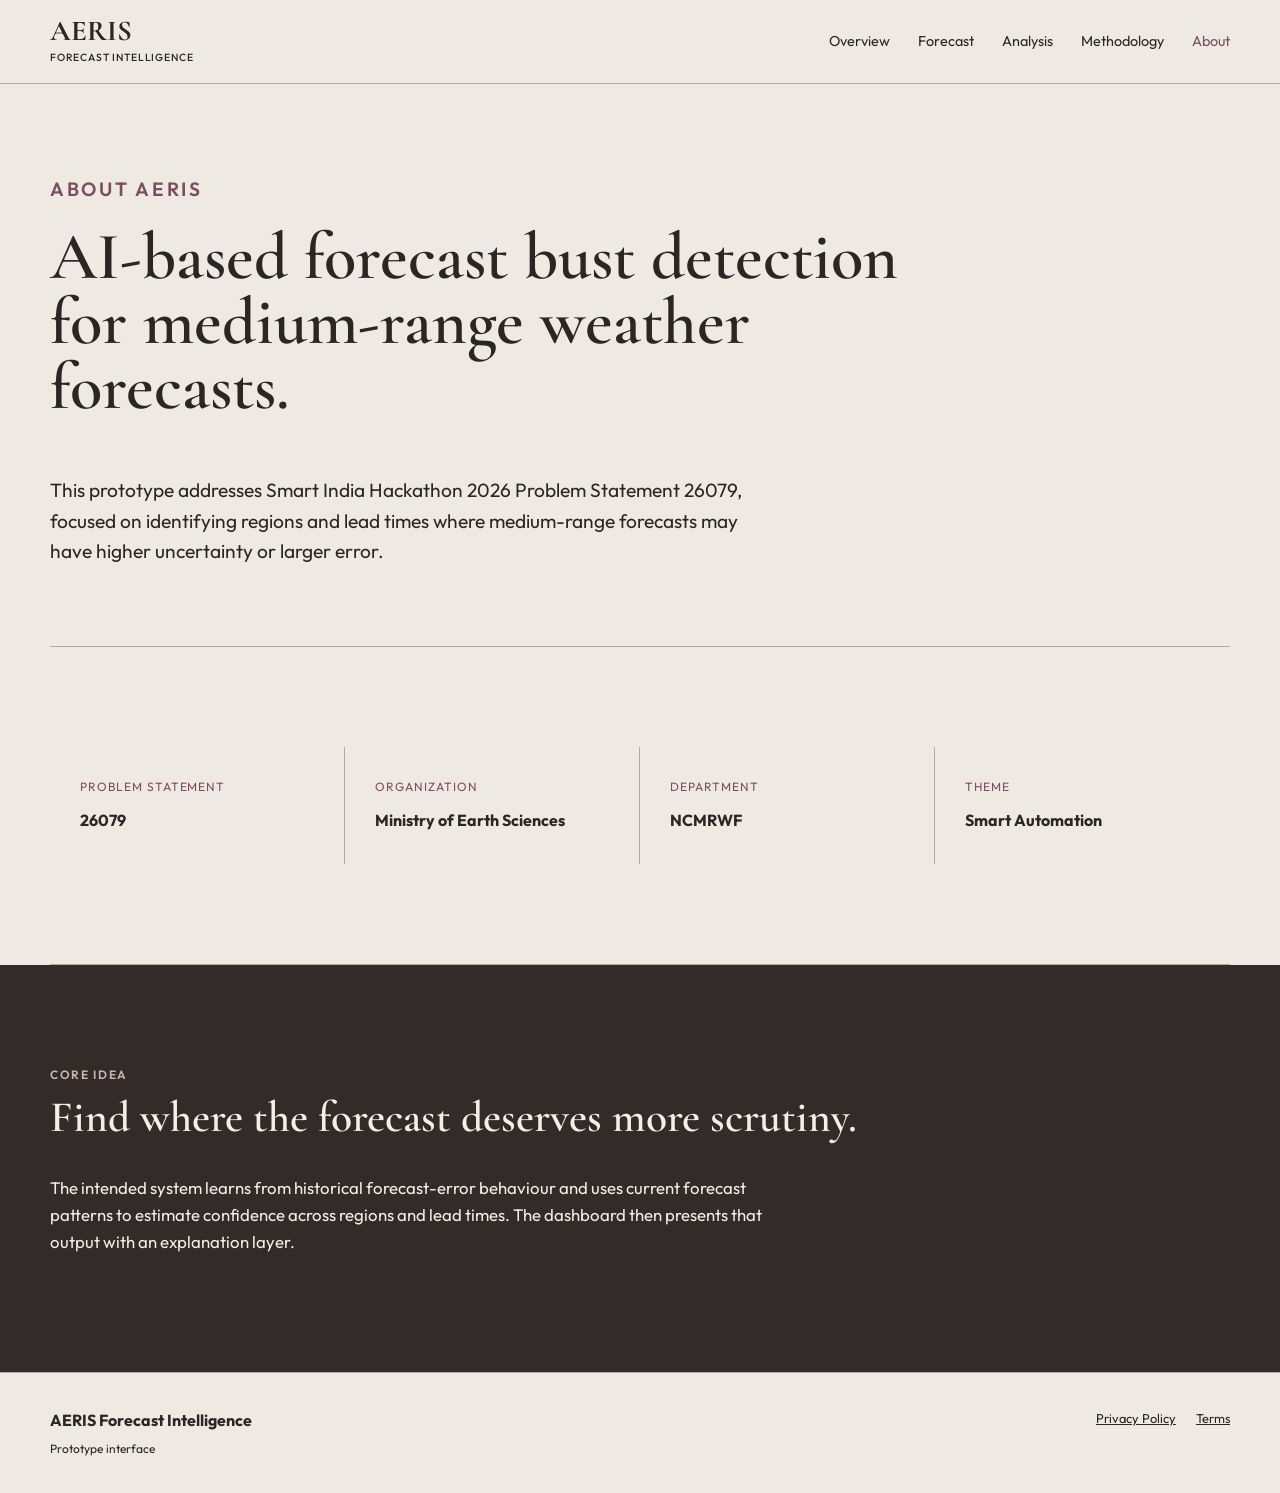
<file: about.html>
<!doctype html>
<html lang="en">
<head>
<meta charset="utf-8"><meta name="viewport" content="width=device-width, initial-scale=1">
<title>About | AERIS</title>
<link rel="preconnect" href="https://fonts.googleapis.com"><link rel="preconnect" href="https://fonts.gstatic.com" crossorigin>
<link href="https://fonts.googleapis.com/css2?family=Cormorant+Garamond:wght@500;600;700&family=Outfit:wght@400;500;600&display=swap" rel="stylesheet"><link rel="stylesheet" href="styles.css?v=4">
</head>
<body><a class="skip-link" href="#main">Skip to content</a>
<header class="site-header"><a class="brand" href="index.html">AERIS<span>Forecast Intelligence</span></a><button class="nav-toggle" aria-label="Toggle navigation" aria-controls="site-nav" aria-expanded="false">Menu</button><nav id="site-nav" class="site-nav"><a href="index.html">Overview</a><a href="forecast.html">Forecast</a><a href="analysis.html">Analysis</a><a href="methodology.html">Methodology</a><a class="active" aria-current="page" href="about.html">About</a></nav></header>
<main id="main">
<section class="page-hero page-width"><p class="eyebrow">ABOUT AERIS</p><h1>AI-based forecast bust detection for medium-range weather forecasts.</h1><p>This prototype addresses Smart India Hackathon 2026 Problem Statement 26079, focused on identifying regions and lead times where medium-range forecasts may have higher uncertainty or larger error.</p></section>
<section class="section page-width metadata-grid"><div><span>Problem statement</span><strong>26079</strong></div><div><span>Organization</span><strong>Ministry of Earth Sciences</strong></div><div><span>Department</span><strong>NCMRWF</strong></div><div><span>Theme</span><strong>Smart Automation</strong></div></section>
<section class="section section-dark"><div class="page-width"><p class="eyebrow">CORE IDEA</p><h2>Find where the forecast deserves more scrutiny.</h2><p class="rich-copy">The intended system learns from historical forecast-error behaviour and uses current forecast patterns to estimate confidence across regions and lead times. The dashboard then presents that output with an explanation layer.</p></div></section>
</main>
<footer class="site-footer"><div><strong>AERIS Forecast Intelligence</strong><span>Prototype interface</span></div><nav><a href="privacy.html">Privacy Policy</a><a href="terms.html">Terms</a></nav></footer>
<script src="app.js?v=4"></script>
</body></html>
</file>
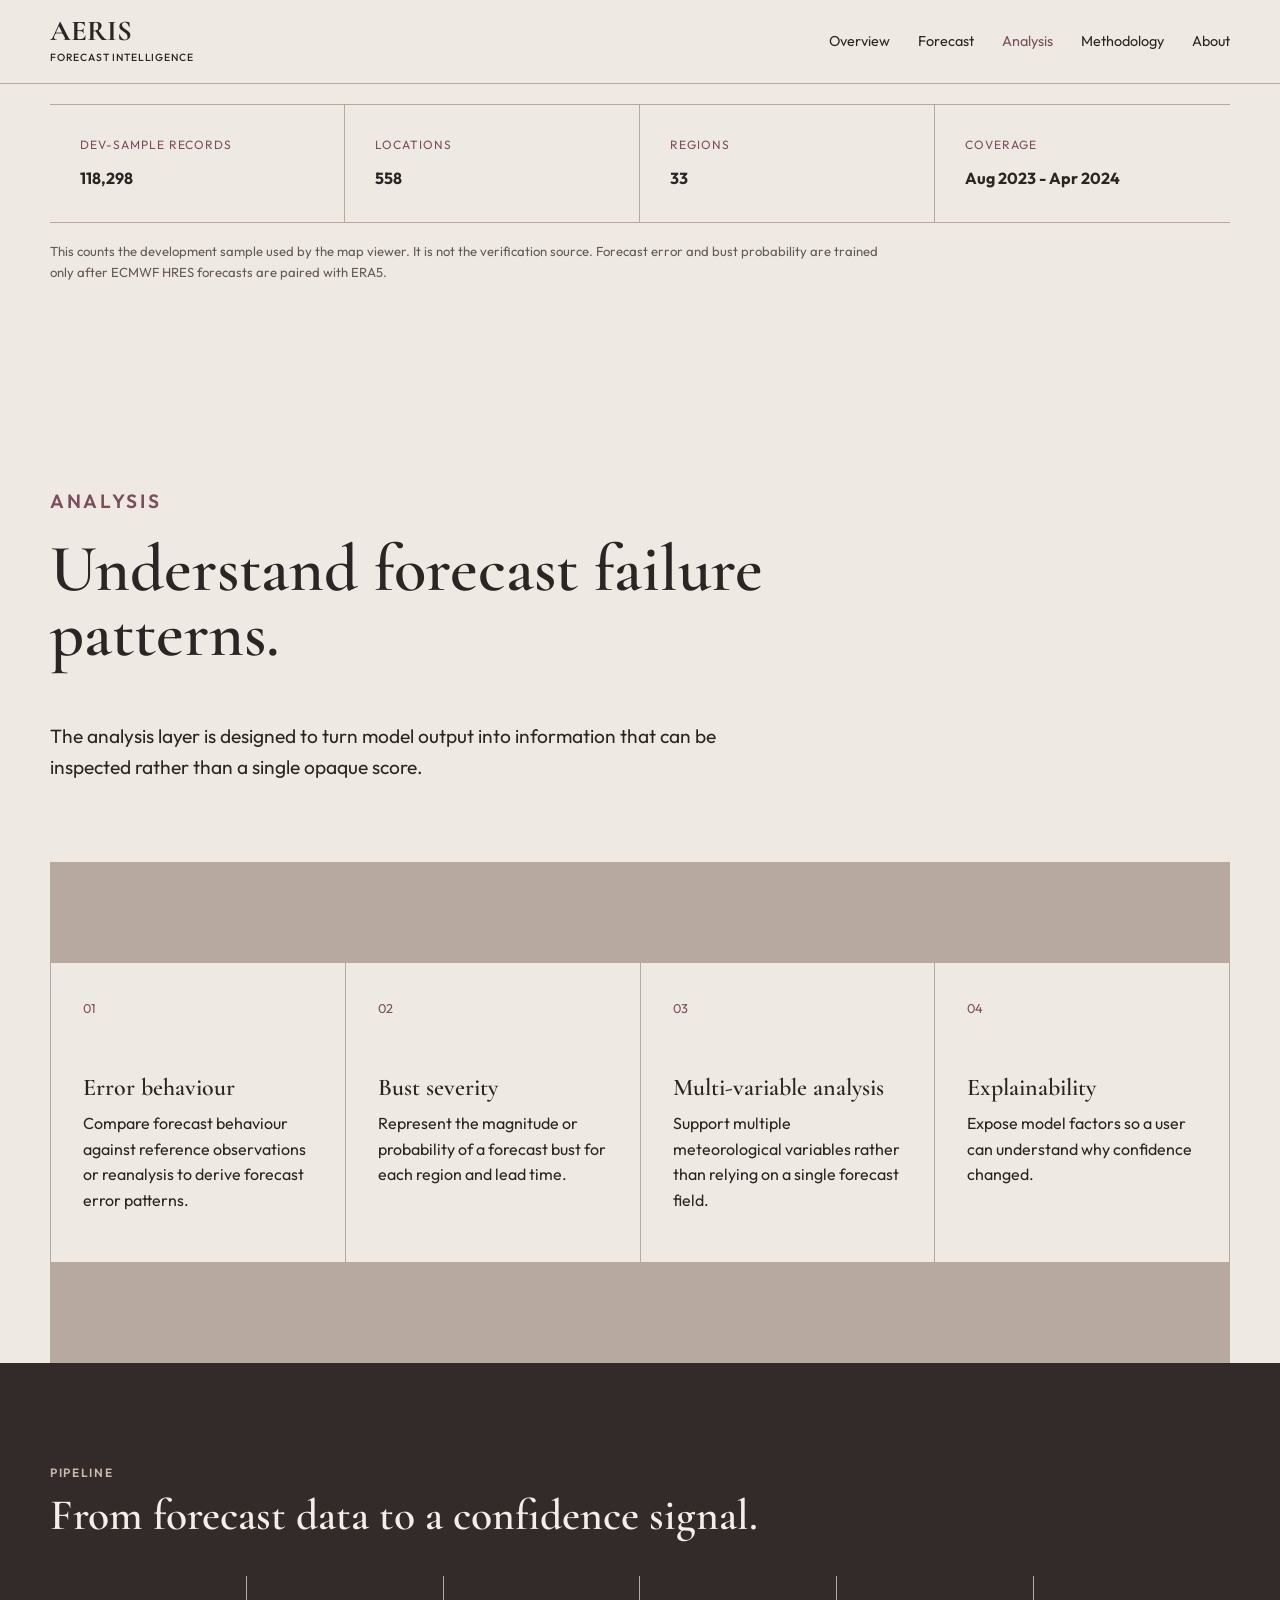
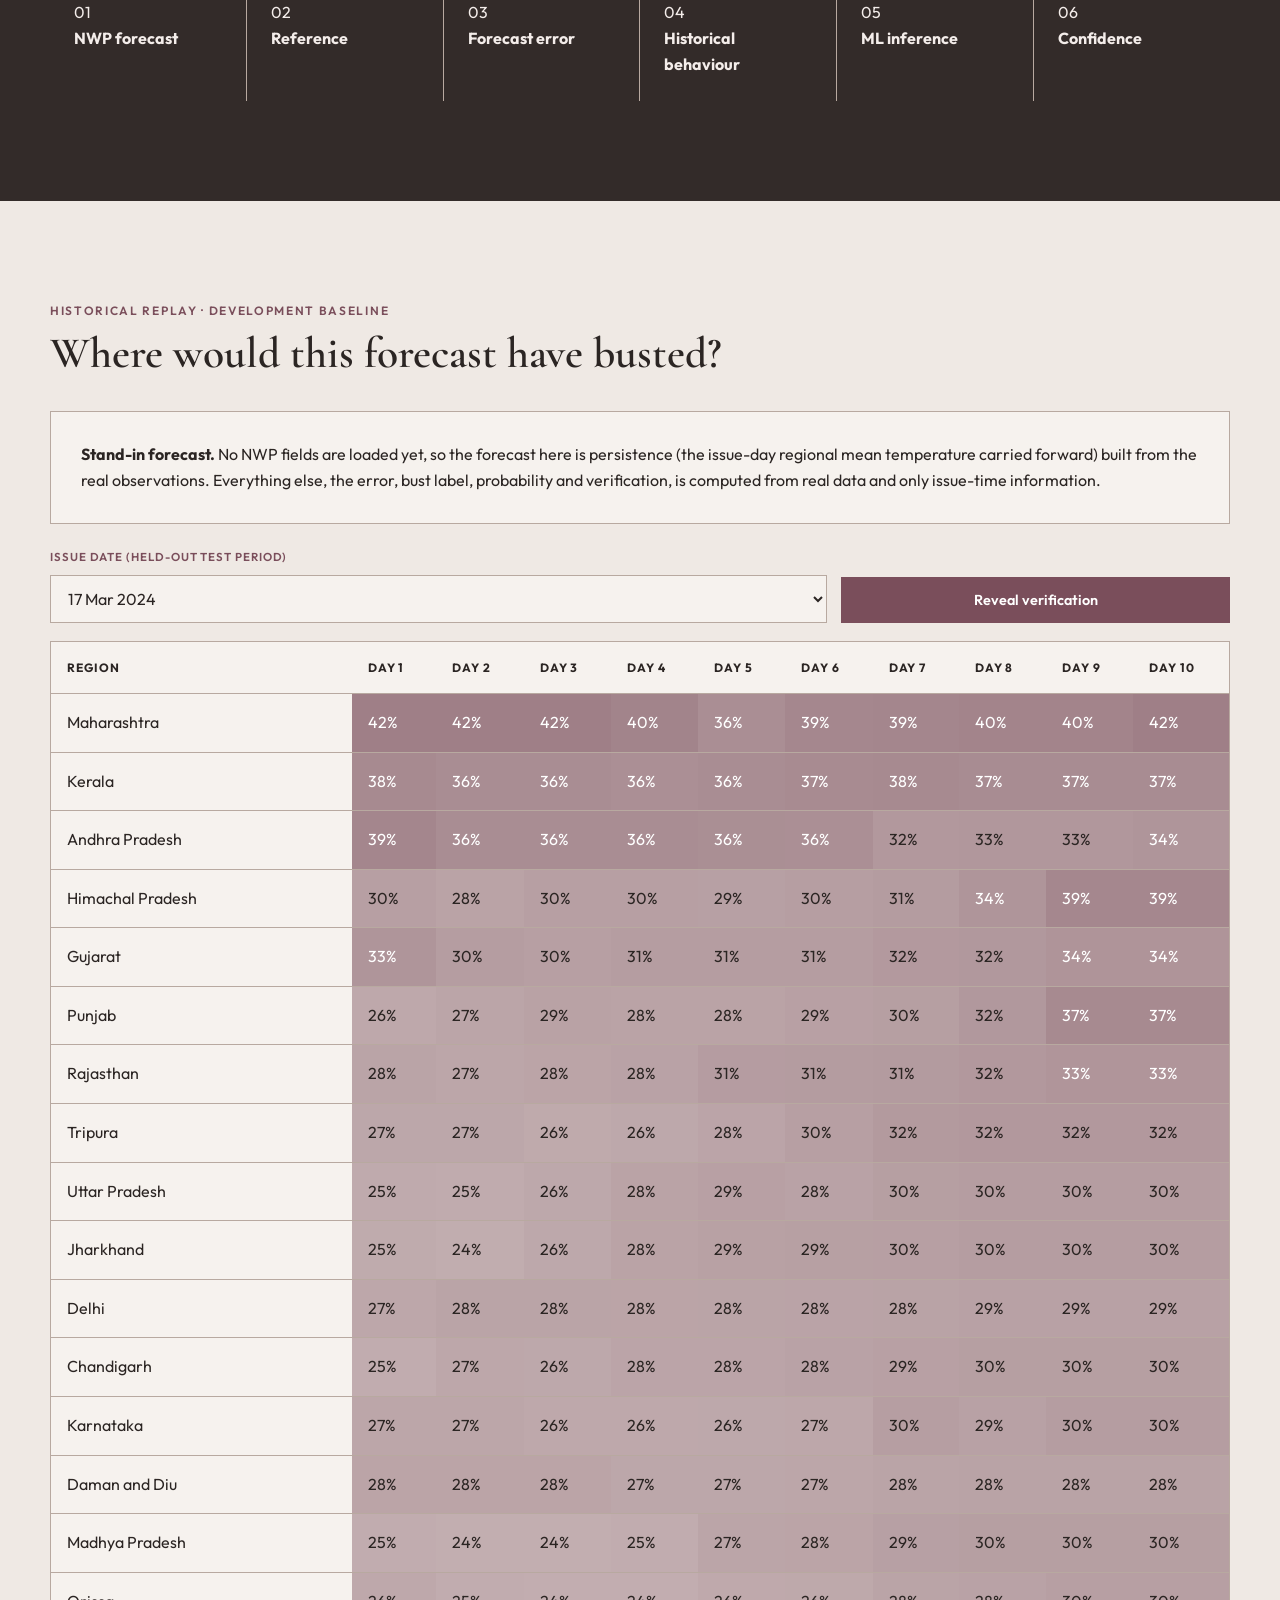
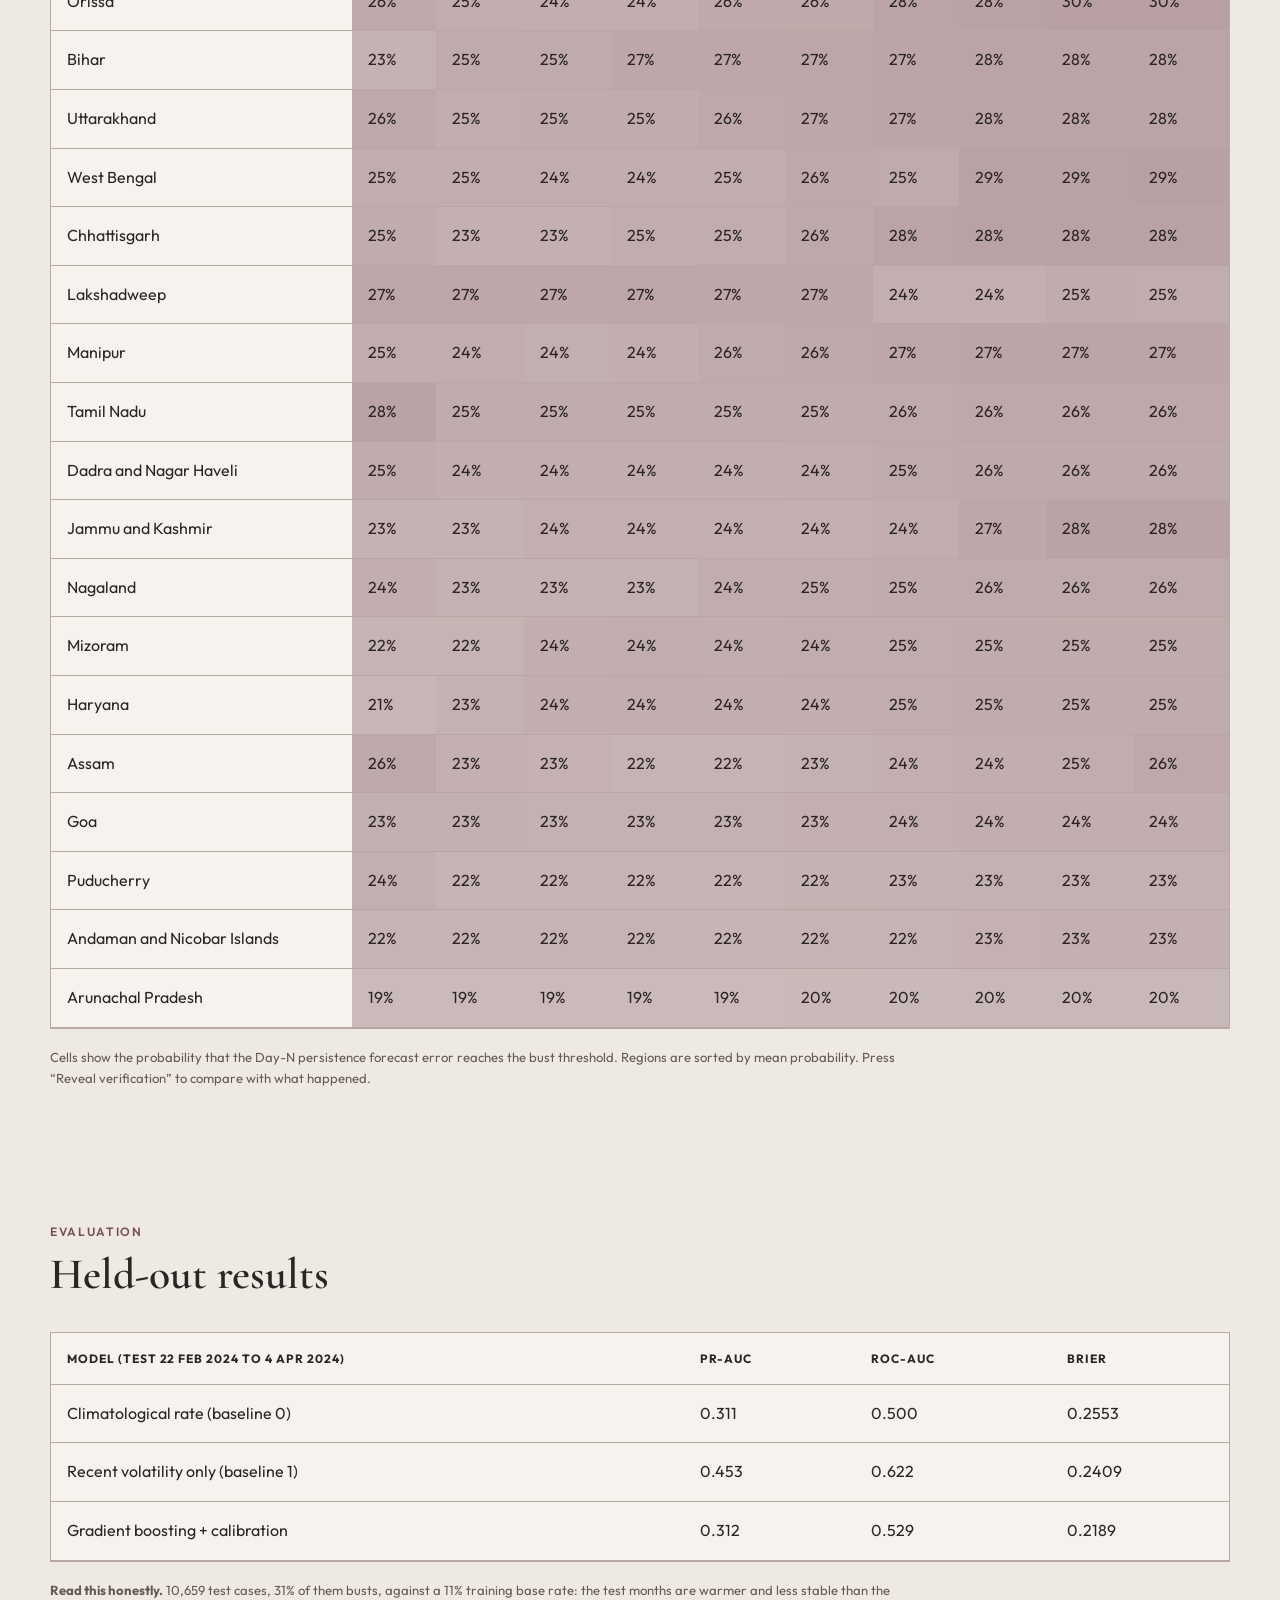
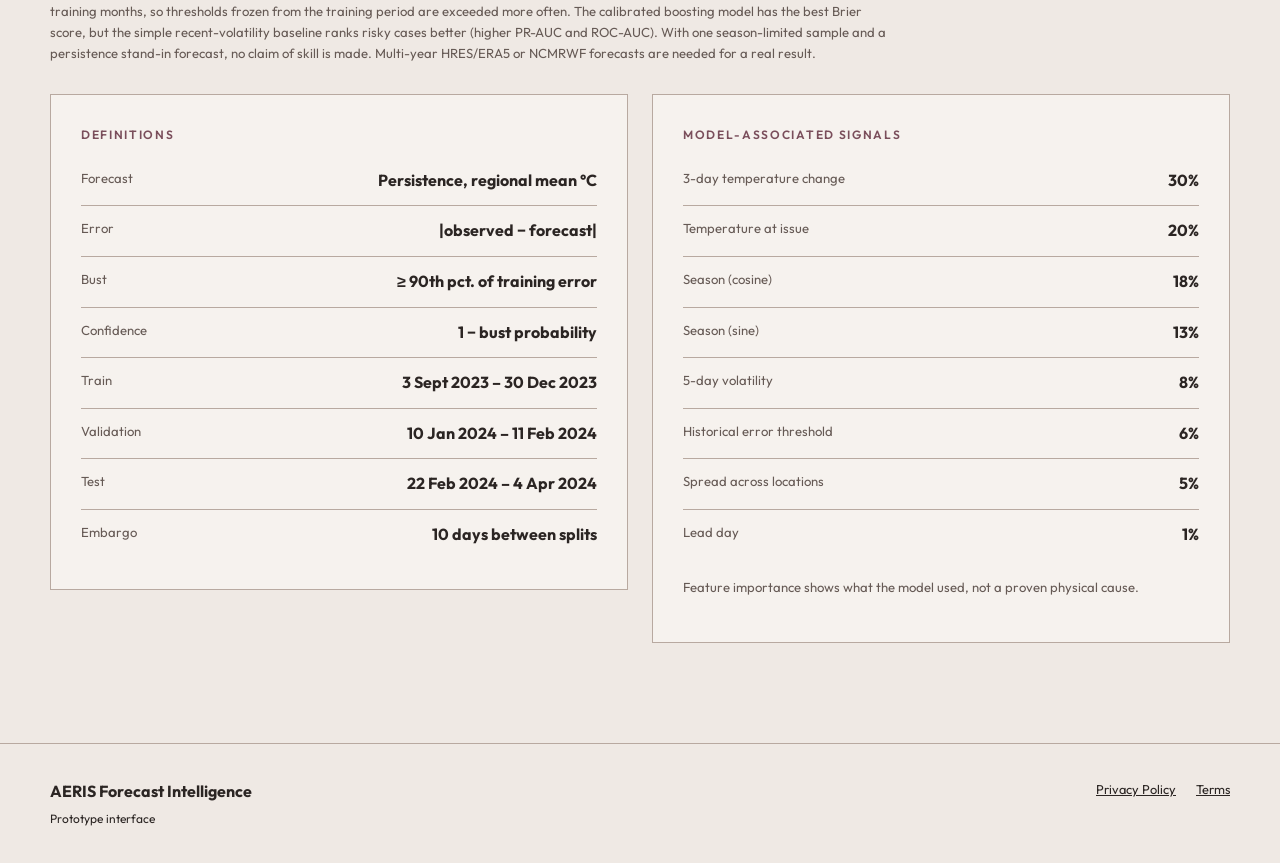
<file: analysis.html>
<!doctype html>
<html lang="en">
<head>
<meta charset="utf-8"><meta name="viewport" content="width=device-width, initial-scale=1">
<title>Analysis | AERIS</title>
<link rel="preconnect" href="https://fonts.googleapis.com"><link rel="preconnect" href="https://fonts.gstatic.com" crossorigin>
<link href="https://fonts.googleapis.com/css2?family=Cormorant+Garamond:wght@500;600;700&family=Outfit:wght@400;500;600&display=swap" rel="stylesheet"><link rel="stylesheet" href="styles.css?v=3">
</head>
<body><a class="skip-link" href="#main">Skip to content</a>
<header class="site-header"><a class="brand" href="index.html">AERIS<span>Forecast Intelligence</span></a><button class="nav-toggle" aria-label="Toggle navigation" aria-controls="site-nav" aria-expanded="false">Menu</button><nav id="site-nav" class="site-nav"><a href="index.html">Overview</a><a href="forecast.html">Forecast</a><a class="active" aria-current="page" href="analysis.html">Analysis</a><a href="methodology.html">Methodology</a><a href="about.html">About</a></nav></header>
<main id="main">
<section class="page-width section section-tight"><div class="metadata-grid"><div><span>Dev-sample records</span><strong>118,298</strong></div><div><span>Locations</span><strong>558</strong></div><div><span>Regions</span><strong>33</strong></div><div><span>Coverage</span><strong>Aug 2023 - Apr 2024</strong></div></div><p class="data-note">This counts the development sample used by the map viewer. It is not the verification source. Forecast error and bust probability are trained only after ECMWF HRES forecasts are paired with ERA5.</p></section>
<section class="page-hero page-width"><p class="eyebrow">ANALYSIS</p><h1>Understand forecast failure patterns.</h1><p>The analysis layer is designed to turn model output into information that can be inspected rather than a single opaque score.</p></section>
<section class="section page-width feature-grid">
<article class="feature"><span>01</span><h3>Error behaviour</h3><p>Compare forecast behaviour against reference observations or reanalysis to derive forecast error patterns.</p></article>
<article class="feature"><span>02</span><h3>Bust severity</h3><p>Represent the magnitude or probability of a forecast bust for each region and lead time.</p></article>
<article class="feature"><span>03</span><h3>Multi-variable analysis</h3><p>Support multiple meteorological variables rather than relying on a single forecast field.</p></article>
<article class="feature"><span>04</span><h3>Explainability</h3><p>Expose model factors so a user can understand why confidence changed.</p></article>
</section>
<section class="section section-dark"><div class="page-width"><p class="eyebrow">PIPELINE</p><h2>From forecast data to a confidence signal.</h2><div class="pipeline"><div>01<br><strong>NWP forecast</strong></div><div>02<br><strong>Reference</strong></div><div>03<br><strong>Forecast error</strong></div><div>04<br><strong>Historical behaviour</strong></div><div>05<br><strong>ML inference</strong></div><div>06<br><strong>Confidence</strong></div></div></div></section>
<section class="section page-width" id="bustApp"><p class="eyebrow">HISTORICAL REPLAY · DEVELOPMENT BASELINE</p><h2>Where would this forecast have busted?</h2><div class="note"><strong>Stand-in forecast.</strong> No NWP fields are loaded yet, so the forecast here is persistence (the issue-day regional mean temperature carried forward) built from the real observations. Everything else, the error, bust label, probability and verification, is computed from real data and only issue-time information.</div><div class="forecast-toolbar" style="grid-template-columns:2fr 1fr;margin-top:24px;align-items:end"><div class="control-group"><label for="bustDate">Issue date (held-out test period)</label><select id="bustDate"></select></div><button class="button button-primary" id="bustReveal" type="button">Reveal verification</button></div><div class="table-wrap"><table id="bustGrid"></table></div><p class="data-note" id="bustSummary"></p></section>
<section class="section page-width section-tight" id="bustMetrics"></section>
</main>
<footer class="site-footer"><div><strong>AERIS Forecast Intelligence</strong><span>Prototype interface</span></div><nav><a href="privacy.html">Privacy Policy</a><a href="terms.html">Terms</a></nav></footer>
<script src="data/bust.js?v=4"></script><script src="bust.js?v=4"></script><script src="app.js?v=4"></script>
</body></html>
</file>
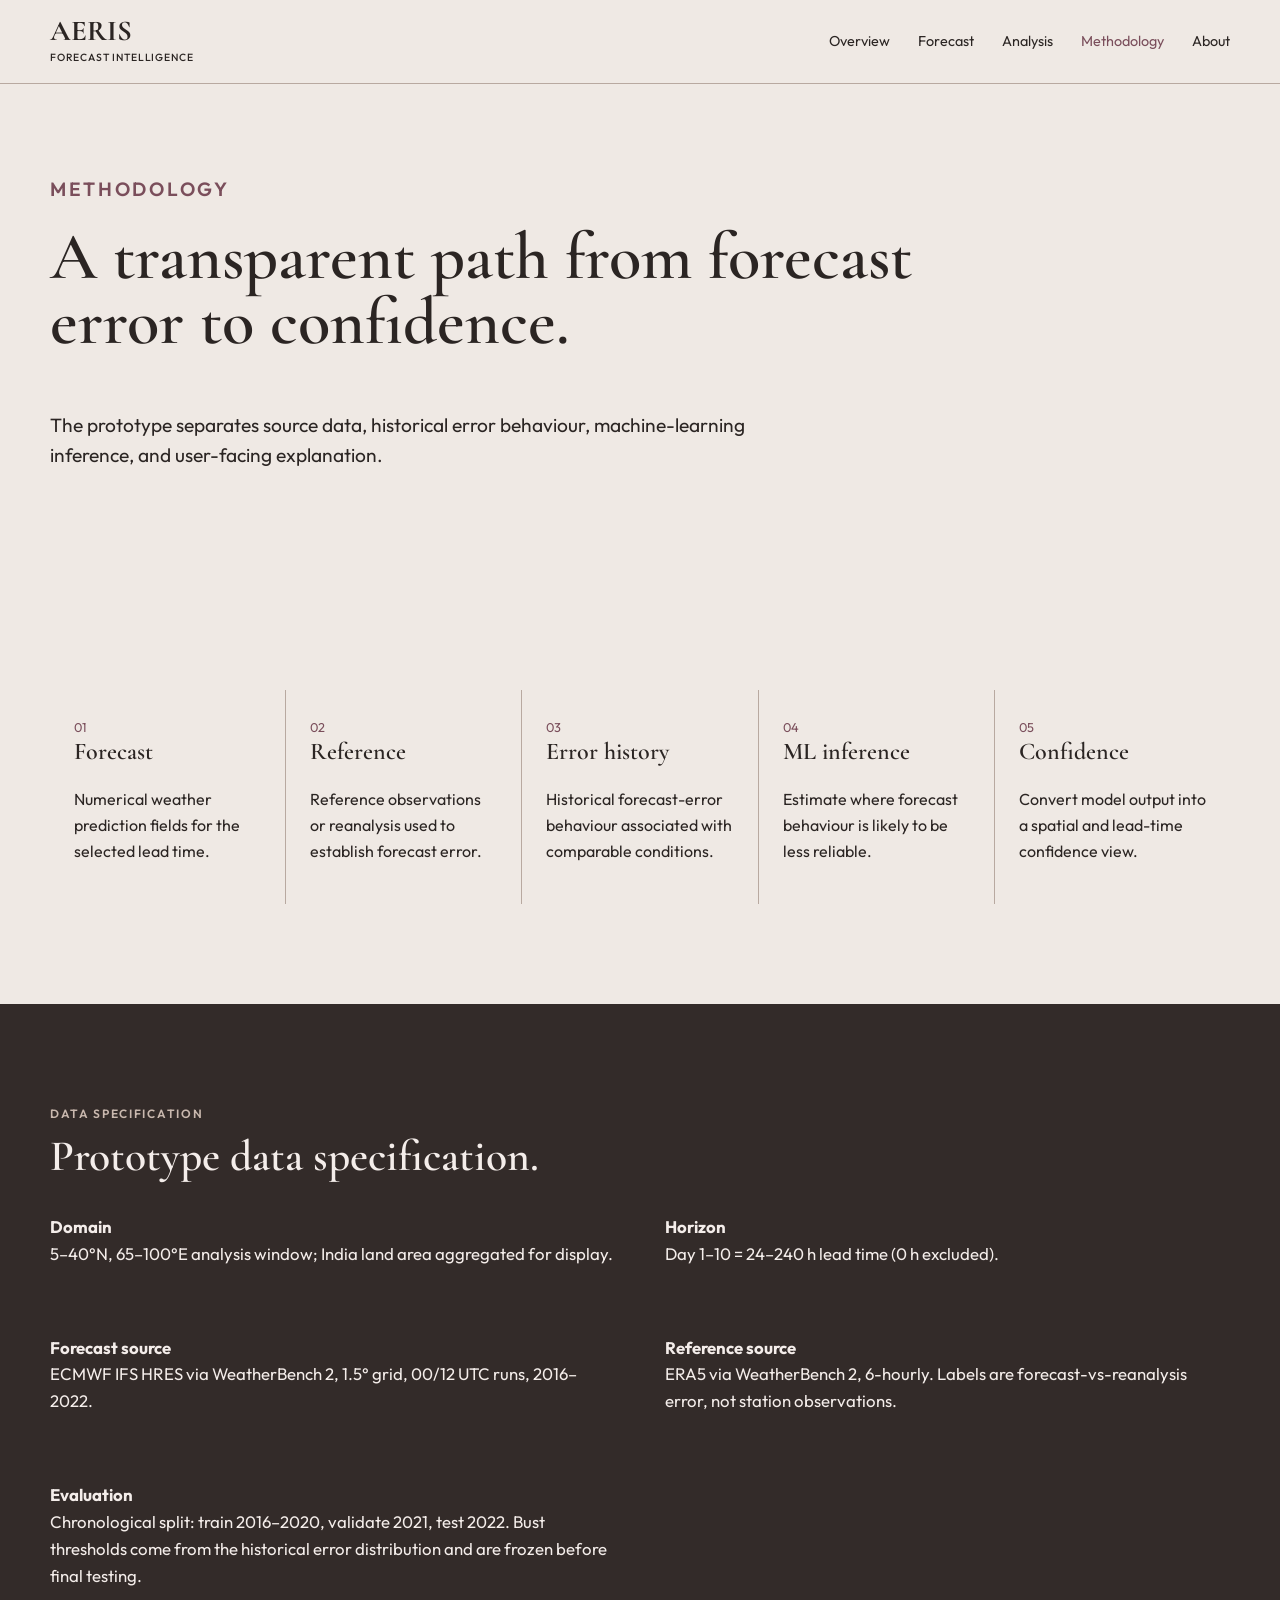
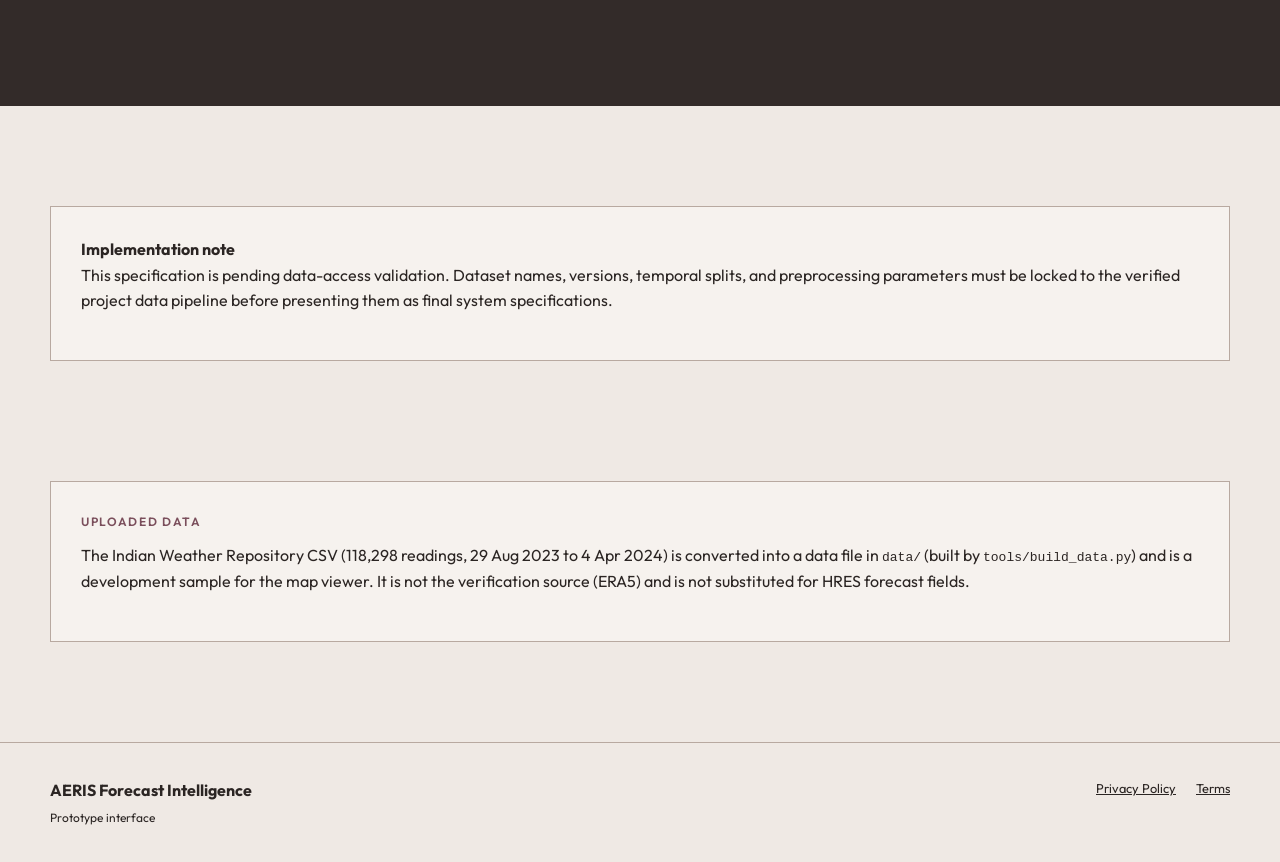
<file: methodology.html>
<!doctype html>
<html lang="en">
<head>
<meta charset="utf-8"><meta name="viewport" content="width=device-width, initial-scale=1">
<title>Methodology | AERIS</title>
<link rel="preconnect" href="https://fonts.googleapis.com"><link rel="preconnect" href="https://fonts.gstatic.com" crossorigin>
<link href="https://fonts.googleapis.com/css2?family=Cormorant+Garamond:wght@500;600;700&family=Outfit:wght@400;500;600&display=swap" rel="stylesheet"><link rel="stylesheet" href="styles.css?v=4">
</head>
<body><a class="skip-link" href="#main">Skip to content</a>
<header class="site-header"><a class="brand" href="index.html">AERIS<span>Forecast Intelligence</span></a><button class="nav-toggle" aria-label="Toggle navigation" aria-controls="site-nav" aria-expanded="false">Menu</button><nav id="site-nav" class="site-nav"><a href="index.html">Overview</a><a href="forecast.html">Forecast</a><a href="analysis.html">Analysis</a><a class="active" aria-current="page" href="methodology.html">Methodology</a><a href="about.html">About</a></nav></header>
<main id="main">
<section class="page-hero page-width"><p class="eyebrow">METHODOLOGY</p><h1>A transparent path from forecast error to confidence.</h1><p>The prototype separates source data, historical error behaviour, machine-learning inference, and user-facing explanation.</p></section>
<section class="section page-width"><div class="pipeline large"><div><span>01</span><h3>Forecast</h3><p>Numerical weather prediction fields for the selected lead time.</p></div><div><span>02</span><h3>Reference</h3><p>Reference observations or reanalysis used to establish forecast error.</p></div><div><span>03</span><h3>Error history</h3><p>Historical forecast-error behaviour associated with comparable conditions.</p></div><div><span>04</span><h3>ML inference</h3><p>Estimate where forecast behaviour is likely to be less reliable.</p></div><div><span>05</span><h3>Confidence</h3><p>Convert model output into a spatial and lead-time confidence view.</p></div></div></section>
<section class="section section-dark"><div class="page-width"><p class="eyebrow">DATA SPECIFICATION</p><h2>Prototype data specification.</h2><div class="text-grid"><p><strong>Domain</strong><br>5–40°N, 65–100°E analysis window; India land area aggregated for display.</p><p><strong>Horizon</strong><br>Day 1–10 = 24–240 h lead time (0 h excluded).</p><p><strong>Forecast source</strong><br>ECMWF IFS HRES via WeatherBench 2, 1.5° grid, 00/12 UTC runs, 2016–2022.</p><p><strong>Reference source</strong><br>ERA5 via WeatherBench 2, 6-hourly. Labels are forecast-vs-reanalysis error, not station observations.</p><p><strong>Evaluation</strong><br>Chronological split: train 2016–2020, validate 2021, test 2022. Bust thresholds come from the historical error distribution and are frozen before final testing.</p></div></div></section>
<section class="section page-width"><div class="note"><strong>Implementation note</strong><p>This specification is pending data-access validation. Dataset names, versions, temporal splits, and preprocessing parameters must be locked to the verified project data pipeline before presenting them as final system specifications.</p></div></section>
<section class="page-width section section-tight"><div class="note"><p class="eyebrow">UPLOADED DATA</p><p>The Indian Weather Repository CSV (118,298 readings, 29 Aug 2023 to 4 Apr 2024) is converted into a data file in <code>data/</code> (built by <code>tools/build_data.py</code>) and is a development sample for the map viewer. It is not the verification source (ERA5) and is not substituted for HRES forecast fields.</p></div></section>
</main>
<footer class="site-footer"><div><strong>AERIS Forecast Intelligence</strong><span>Prototype interface</span></div><nav><a href="privacy.html">Privacy Policy</a><a href="terms.html">Terms</a></nav></footer>
<script src="app.js?v=4"></script>
</body></html>
</file>
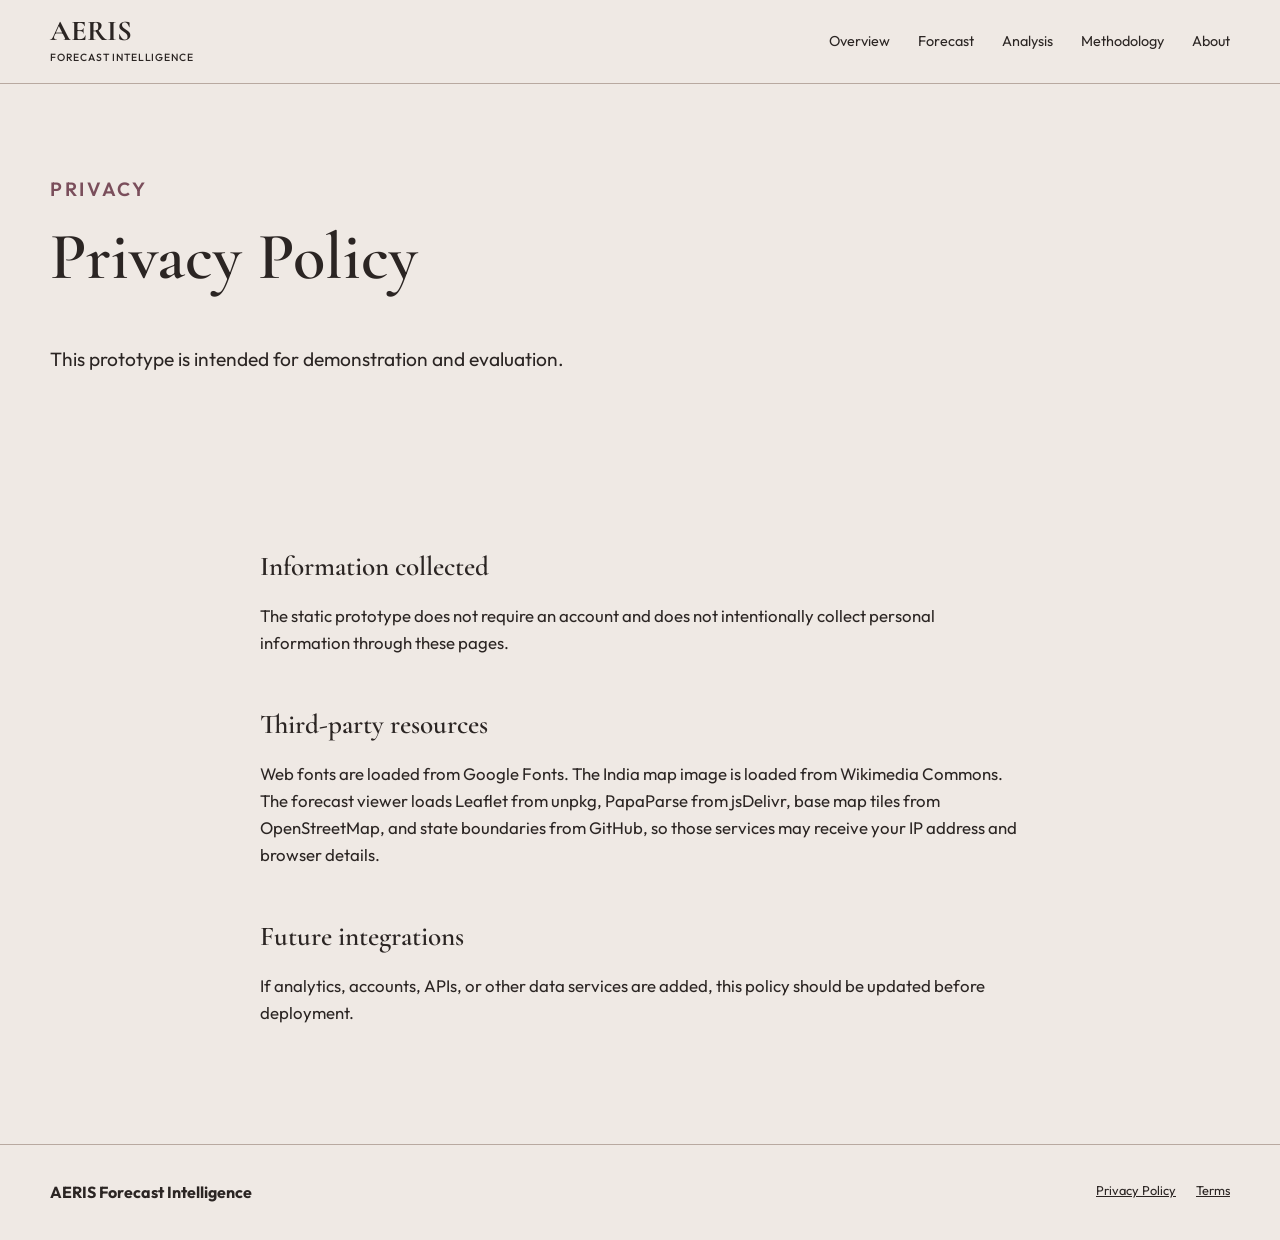
<file: privacy.html>
<!doctype html>
<html lang="en"><head><meta charset="utf-8"><meta name="viewport" content="width=device-width, initial-scale=1"><title>Privacy Policy | AERIS</title><link rel="stylesheet" href="styles.css?v=4"><link href="https://fonts.googleapis.com/css2?family=Cormorant+Garamond:wght@500;600;700&family=Outfit:wght@400;500;600&display=swap" rel="stylesheet"></head>
<body><a class="skip-link" href="#main">Skip to content</a><header class="site-header"><a class="brand" href="index.html">AERIS<span>Forecast Intelligence</span></a><button class="nav-toggle" aria-label="Toggle navigation" aria-controls="site-nav" aria-expanded="false">Menu</button><nav id="site-nav" class="site-nav"><a href="index.html">Overview</a><a href="forecast.html">Forecast</a><a href="analysis.html">Analysis</a><a href="methodology.html">Methodology</a><a href="about.html">About</a></nav></header>
<main id="main"><section class="page-hero page-width"><p class="eyebrow">PRIVACY</p><h1>Privacy Policy</h1><p>This prototype is intended for demonstration and evaluation.</p></section><section class="section page-width rich-copy"><h2>Information collected</h2><p>The static prototype does not require an account and does not intentionally collect personal information through these pages.</p><h2>Third-party resources</h2><p>Web fonts are loaded from Google Fonts. The India map image is loaded from Wikimedia Commons. The forecast viewer loads Leaflet from unpkg, PapaParse from jsDelivr, base map tiles from OpenStreetMap, and state boundaries from GitHub, so those services may receive your IP address and browser details.</p><h2>Future integrations</h2><p>If analytics, accounts, APIs, or other data services are added, this policy should be updated before deployment.</p></section></main>
<footer class="site-footer"><div><strong>AERIS Forecast Intelligence</strong></div><nav><a href="privacy.html">Privacy Policy</a><a href="terms.html">Terms</a></nav></footer><script src="app.js?v=4"></script></body></html>
</file>
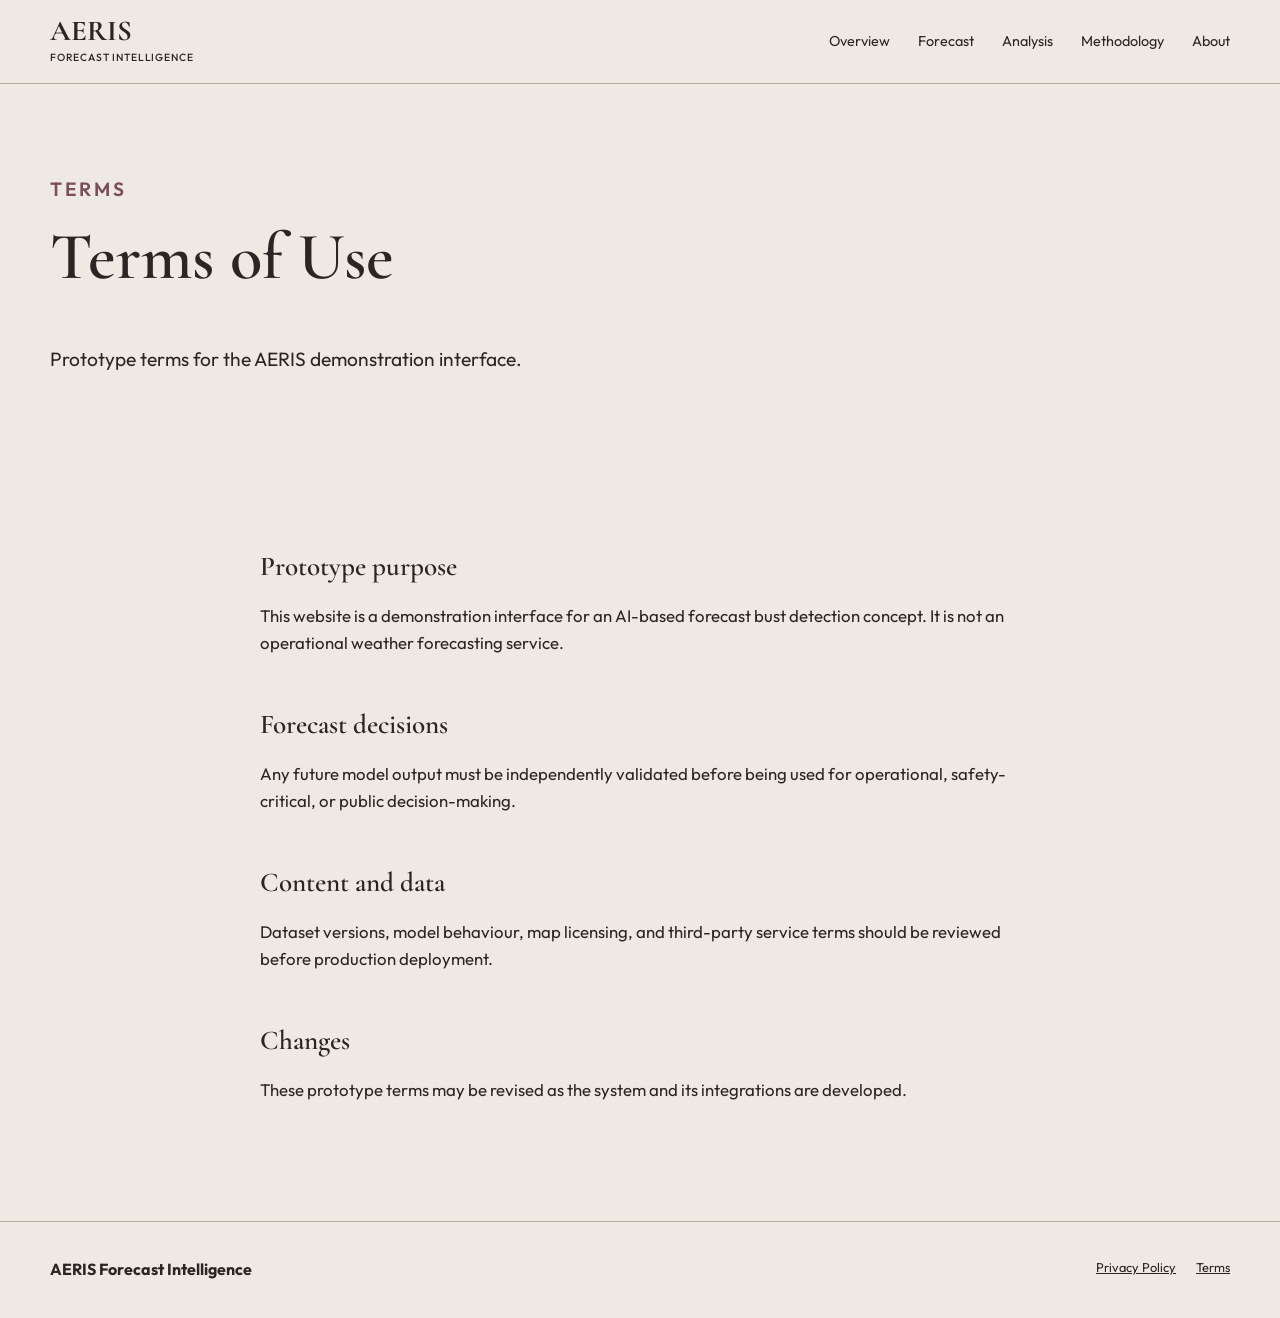
<file: terms.html>
<!doctype html>
<html lang="en"><head><meta charset="utf-8"><meta name="viewport" content="width=device-width, initial-scale=1"><title>Terms | AERIS</title><link rel="stylesheet" href="styles.css?v=4"><link href="https://fonts.googleapis.com/css2?family=Cormorant+Garamond:wght@500;600;700&family=Outfit:wght@400;500;600&display=swap" rel="stylesheet"></head>
<body><a class="skip-link" href="#main">Skip to content</a><header class="site-header"><a class="brand" href="index.html">AERIS<span>Forecast Intelligence</span></a><button class="nav-toggle" aria-label="Toggle navigation" aria-controls="site-nav" aria-expanded="false">Menu</button><nav id="site-nav" class="site-nav"><a href="index.html">Overview</a><a href="forecast.html">Forecast</a><a href="analysis.html">Analysis</a><a href="methodology.html">Methodology</a><a href="about.html">About</a></nav></header>
<main id="main"><section class="page-hero page-width"><p class="eyebrow">TERMS</p><h1>Terms of Use</h1><p>Prototype terms for the AERIS demonstration interface.</p></section><section class="section page-width rich-copy"><h2>Prototype purpose</h2><p>This website is a demonstration interface for an AI-based forecast bust detection concept. It is not an operational weather forecasting service.</p><h2>Forecast decisions</h2><p>Any future model output must be independently validated before being used for operational, safety-critical, or public decision-making.</p><h2>Content and data</h2><p>Dataset versions, model behaviour, map licensing, and third-party service terms should be reviewed before production deployment.</p><h2>Changes</h2><p>These prototype terms may be revised as the system and its integrations are developed.</p></section></main>
<footer class="site-footer"><div><strong>AERIS Forecast Intelligence</strong></div><nav><a href="privacy.html">Privacy Policy</a><a href="terms.html">Terms</a></nav></footer><script src="app.js?v=4"></script></body></html>
</file>
<file: styles.css>
:root{
  --bg:#EFE9E4;
  --text:#2B2523;
  --accent:#7A4E5B;
  --taupe:#C9B8AE;
  --surface:#F6F2EE;
  --dark:#332B29;
  --border:#B8A9A0;
  --max:1180px;
}
*{box-sizing:border-box}
html{scroll-behavior:smooth}
body{margin:0;background:var(--bg);color:var(--text);font-family:"Outfit",sans-serif;line-height:1.6}
h1,h2,h3,p{margin-top:0}
h1,h2,h3{font-family:"Cormorant Garamond",serif;line-height:.98;font-weight:600}
h1{font-size:clamp(2.3rem,5.2vw,4.4rem);max-width:900px}
h2{font-size:clamp(1.7rem,3.4vw,2.8rem);max-width:850px}
h3{font-size:1.5rem}
a{color:inherit}
.page-width{width:min(calc(100% - 48px),var(--max));margin-inline:auto}
.site-header{min-height:84px;display:flex;align-items:center;justify-content:space-between;padding:18px max(24px,calc((100vw - var(--max))/2));border-bottom:1px solid var(--border);position:relative}
.brand{text-decoration:none;font-family:"Cormorant Garamond",serif;font-size:1.8rem;font-weight:700;line-height:.8}
.brand span{display:block;font:500 .65rem "Outfit",sans-serif;letter-spacing:.08em;text-transform:uppercase;margin-top:8px}
.site-nav{display:flex;gap:28px;align-items:center}
.site-nav a{text-decoration:none;font-size:.9rem}
.site-nav a:hover,.site-nav a.active{color:var(--accent)}
.nav-toggle{display:none;background:none;border:1px solid var(--text);padding:8px 12px;font:inherit}
.hero{padding-block:120px 140px}
.eyebrow{font-size:.75rem;letter-spacing:.14em;font-weight:600;text-transform:uppercase;color:var(--accent)}
.hero-copy,.page-hero p{font-size:1.2rem;max-width:720px}
.hero-actions{display:flex;gap:12px;flex-wrap:wrap;margin-top:34px}
.button{display:inline-block;padding:13px 20px;text-decoration:none;border:1px solid var(--text);font:600 .9rem "Outfit",sans-serif}
.button-primary{background:var(--accent);color:#fff;border-color:var(--accent)}
.button-secondary{background:transparent}
.section{padding-block:100px}
.two-column{display:grid;grid-template-columns:1fr 1fr;gap:70px;align-items:center}
.map-card{margin:0;border:1px solid var(--border);background:var(--surface);padding:28px}
.map-card img{display:block;width:100%;height:auto;max-height:650px;object-fit:contain}
.map-card figcaption{font-size:.72rem;margin-top:14px;color:#665A55}
.section-dark{background:var(--dark);color:#F4EDEA}
.section-dark .eyebrow{color:var(--taupe)}
.text-grid{display:grid;grid-template-columns:1fr 1fr;gap:50px;font-size:1.05rem}
.feature-grid{display:grid;grid-template-columns:repeat(4,1fr);gap:1px;background:var(--border);border:1px solid var(--border)}
.feature{background:var(--bg);padding:32px;min-height:230px}
.feature span{color:var(--accent);font-size:.8rem}
.feature h3{margin-top:55px;margin-bottom:12px}
.section-heading{display:flex;justify-content:space-between;gap:30px;align-items:end;margin-bottom:30px}
.status-badge{border:1px solid var(--border);padding:8px 12px;font-size:.75rem;text-transform:uppercase;letter-spacing:.08em}
.preview-card{display:grid;grid-template-columns:1fr 1fr;border:1px solid var(--border);background:var(--surface)}
.preview-map{padding:30px;border-right:1px solid var(--border)}
.preview-map img{width:100%;height:420px;object-fit:contain}
.preview-copy{padding:60px}
.text-link{color:var(--accent);font-weight:600}
.page-hero{padding-block:90px 60px}
.forecast-layout{display:grid;grid-template-columns:1.15fr .85fr;gap:24px}
.stack{display:grid;gap:16px}
.data-card,.error-state,.skeleton-demo,.note{border:1px solid var(--border);background:var(--surface);padding:30px}
.empty-state{display:grid;gap:8px;border-top:1px solid var(--border);padding-top:20px}
.segmented{display:flex;gap:8px;flex-wrap:wrap;margin-bottom:30px}
.segment{border:1px solid var(--border);background:transparent;padding:10px 16px;font:500 .9rem "Outfit",sans-serif;cursor:pointer}
.segment.active{background:var(--accent);color:#fff;border-color:var(--accent)}
.table-wrap{overflow-x:auto;border:1px solid var(--border)}
table{width:100%;border-collapse:collapse;background:var(--surface)}
th,td{text-align:left;padding:16px;border-bottom:1px solid var(--border);white-space:nowrap}
th{font-size:.75rem;letter-spacing:.08em;text-transform:uppercase}
.pipeline{display:grid;grid-template-columns:repeat(6,1fr);gap:1px;background:var(--border);margin-top:40px}
.pipeline>div{background:var(--dark);padding:24px;color:#F4EDEA}
.pipeline.large{grid-template-columns:repeat(5,1fr);background:var(--border)}
.pipeline.large>div{background:var(--bg);color:var(--text)}
.pipeline span{color:var(--accent);font-size:.8rem}
.metadata-grid{display:grid;grid-template-columns:repeat(4,1fr);border-top:1px solid var(--border);border-bottom:1px solid var(--border)}
.metadata-grid>div{padding:30px;border-right:1px solid var(--border)}
.metadata-grid>div:last-child{border-right:0}
.metadata-grid span{display:block;font-size:.75rem;text-transform:uppercase;letter-spacing:.08em;color:var(--accent);margin-bottom:12px}
.rich-copy{max-width:760px;font-size:1.05rem}
.rich-copy h2{font-size:1.7rem;margin-top:55px}
.rich-copy h2:first-child{margin-top:0}
.skeleton-line{height:18px;background:var(--taupe);margin:14px 0;opacity:.65}
.skeleton-line.wide{width:85%}.skeleton-line.medium{width:62%}.skeleton-line.short{width:35%}
.not-found{min-height:100vh;display:flex;flex-direction:column;justify-content:center;align-items:flex-start}
.site-footer{border-top:1px solid var(--border);padding:35px max(24px,calc((100vw - var(--max))/2));display:flex;justify-content:space-between;gap:30px}
.site-footer strong,.site-footer span{display:block}.site-footer span{font-size:.75rem;margin-top:5px}.site-footer nav{display:flex;gap:20px;font-size:.8rem}
:focus-visible{outline:3px solid var(--accent);outline-offset:3px}
@media(max-width:900px){
  .site-header{padding:18px 24px}.nav-toggle{display:block}.site-nav{display:none;position:absolute;top:84px;left:0;right:0;background:var(--bg);border-bottom:1px solid var(--border);padding:20px 24px;z-index:5}.site-nav.open{display:grid;gap:18px}
  .two-column,.forecast-layout,.preview-card{grid-template-columns:1fr}.preview-map{border-right:0;border-bottom:1px solid var(--border)}
  .feature-grid{grid-template-columns:1fr 1fr}.pipeline,.pipeline.large{grid-template-columns:1fr 1fr}.metadata-grid{grid-template-columns:1fr 1fr}
}
@media(max-width:600px){
  .page-width{width:min(calc(100% - 32px),var(--max))}
  .hero{padding-block:80px 90px}.section{padding-block:70px}.page-hero{padding-block:65px 40px}
  .feature-grid,.text-grid,.metadata-grid{grid-template-columns:1fr}
  .metadata-grid>div{border-right:0;border-bottom:1px solid var(--border)}.metadata-grid>div:last-child{border-bottom:0}
  .pipeline,.pipeline.large{grid-template-columns:1fr}
  .section-heading,.site-footer{align-items:flex-start;flex-direction:column}
  .site-footer nav{flex-wrap:wrap}
  .preview-copy{padding:32px}.preview-map img{height:300px}
}
.forecast-toolbar{display:grid;grid-template-columns:repeat(5,1fr);gap:14px;margin-bottom:18px}.control-group{display:grid;gap:8px}.control-group label{font-size:.72rem;text-transform:uppercase;letter-spacing:.08em;color:var(--accent);font-weight:600}.control-group select{width:100%;padding:12px 13px;border:1px solid var(--border);background:var(--surface);color:var(--text);font:inherit;border-radius:0}.map-shell{padding:0;overflow:hidden}.map-header{padding:20px 22px;border-bottom:1px solid var(--border);display:flex;justify-content:space-between;align-items:center;gap:20px}.map-header strong{display:block;font-size:1.2rem;margin-top:5px}.map-footer{display:flex;justify-content:space-between;gap:20px;align-items:center;padding:14px 18px;border-top:1px solid var(--border);font-size:.78rem}.legend{display:flex;align-items:center;gap:2px;min-width:180px}.legend-bar{height:9px;flex:1;background:linear-gradient(90deg,#f2eee9,#c9b8ae,#7a4e5b)}.legend-labels{display:flex;justify-content:space-between;width:180px;font-size:.68rem;color:#665a55}.legend-wrap{display:grid;gap:4px}.metric-list{display:grid;gap:0}.metric-list>div{display:flex;justify-content:space-between;gap:15px;padding:12px 0;border-bottom:1px solid var(--border)}.metric-list>div:last-child{border-bottom:0}.metric-list span{color:#665a55;font-size:.82rem}.metric-list strong{text-align:right}.data-note{font-size:.82rem;color:#665a55;max-width:850px;margin-top:18px}.section-tight{padding-top:20px}#weatherMap{height:620px;background:#e9e2dd}.leaflet-container{font-family:"Outfit",sans-serif;background:#e9e2dd}.leaflet-control-zoom a{color:var(--text)!important}.weather-point{background:var(--accent);border:2px solid #f4ede8;border-radius:50%;box-shadow:0 1px 5px rgba(43,37,35,.3)}.map-loading{display:grid;place-items:center;height:100%;font-size:.9rem;color:#665a55}.data-card h2{font-size:1.5rem}.source-chip{font-size:.7rem;letter-spacing:.05em;text-transform:uppercase;color:var(--accent)}
@media(max-width:900px){.forecast-toolbar{grid-template-columns:1fr 1fr}#weatherMap{height:500px}.map-header{align-items:flex-start;flex-direction:column}.map-footer{align-items:flex-start;flex-direction:column}.legend{width:100%}.legend-wrap{width:100%}}
@media(max-width:600px){.forecast-toolbar{grid-template-columns:1fr}#weatherMap{height:430px}}

.skip-link{position:absolute;left:-999px;top:0;background:var(--dark);color:#fff;padding:10px 14px;z-index:20}.skip-link:focus{left:12px;top:12px}
@media(prefers-reduced-motion:reduce){html{scroll-behavior:auto}*{transition:none!important;animation:none!important}}

.extremes{display:grid;grid-template-columns:1fr 1fr;gap:16px}#trendChart svg{width:100%;height:auto;display:block}td a{color:var(--accent)}@media(max-width:900px){.extremes{grid-template-columns:1fr}}
</file>
